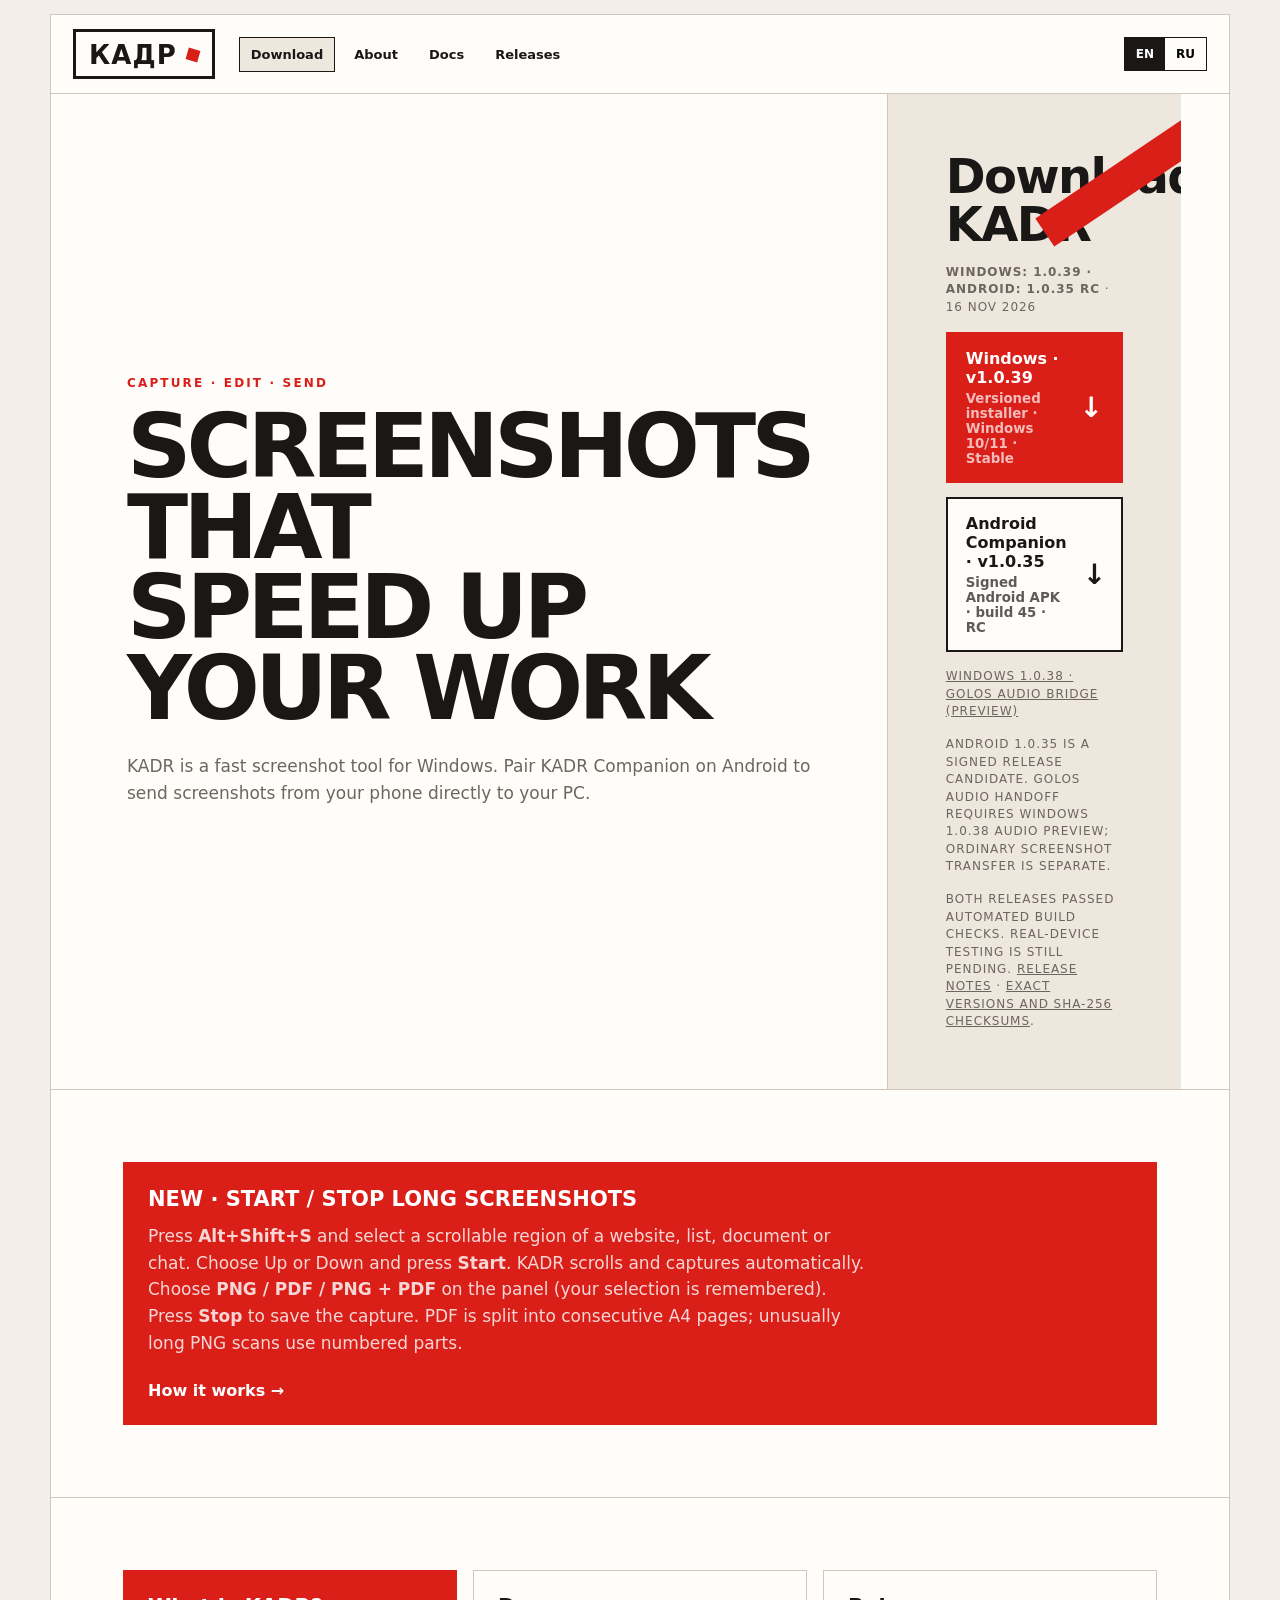
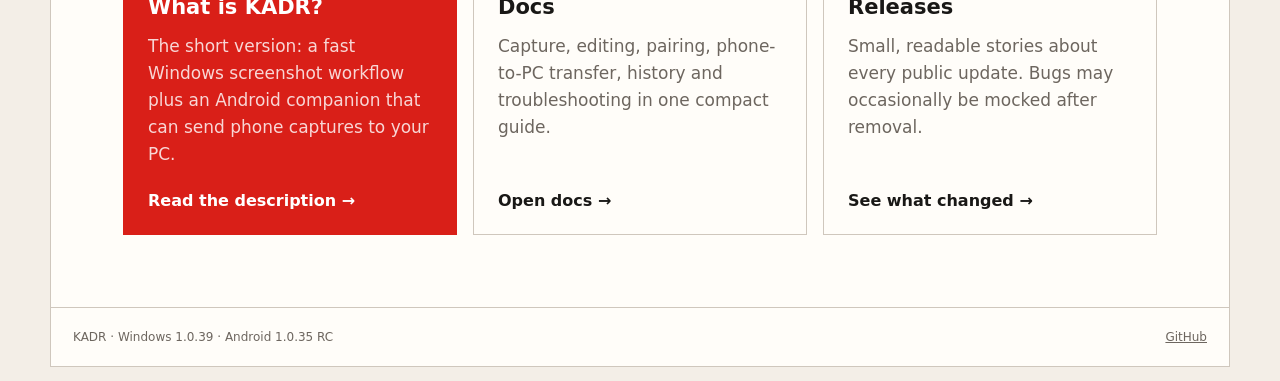
<file: index.html>
<!doctype html><html lang="en" data-ui-lang="en"><head><meta charset="utf-8"><meta name="viewport" content="width=device-width,initial-scale=1"><meta name="theme-color" content="#d91f18"><title>KADR / КАДР — Download</title><meta name="description" content="Download KADR for Windows and KADR Companion for Android. Read KADR docs and release notes."><link rel="stylesheet" href="assets/site.css"></head><body><div class="shell"><header class="topbar"><a class="brand" href="./">КАДР <i></i></a><nav class="nav"><a class="active" href="./" data-lang="en">Download</a><a class="active" href="./" data-lang="ru">Скачать</a><a href="about/" data-lang="en">About</a><a href="about/" data-lang="ru">О приложении</a><a href="docs/">Docs</a><a href="releases/" data-lang="en">Releases</a><a href="releases/" data-lang="ru">Обновления</a></nav><div class="lang"><button data-lang-button="en">EN</button><button data-lang-button="ru">RU</button></div></header><main class="hero"><section class="hero-copy"><div data-lang="en"><div class="eyebrow">Capture · Edit · Send</div><h1>SCREENSHOTS THAT<br>SPEED UP YOUR WORK</h1><p>KADR is a fast screenshot tool for Windows. Pair KADR Companion on Android to send screenshots from your phone directly to your PC.</p></div><div data-lang="ru"><div class="eyebrow">Снять · Редактировать · Отправить</div><h1>СКРИНШОТЫ, КОТОРЫЕ<br>УСКОРЯЮТ РАБОТУ</h1><p>КАДР — быстрый инструмент для скриншотов в Windows. Подключите KADR Companion на Android, чтобы отправлять скриншоты с телефона прямо на компьютер.</p></div></section><aside class="hero-side"><div data-lang="en"><h2>Download KADR</h2><p class="meta"><strong>Windows: 1.0.39 · Android: 1.0.35 RC</strong> · 16 Nov 2026</p></div><div data-lang="ru"><h2>Скачать КАДР</h2><p class="meta"><strong>Windows: 1.0.39 · Android: 1.0.35 RC</strong> · 16 ноября 2026</p></div><a class="button primary" href="https://github.com/nkuchenov-hash/kadr-public/releases/download/kadr-windows-1.0.39/KADR-Setup-1.0.39.exe"><span>Windows · v1.0.39<small data-lang="en">Versioned installer · Windows 10/11 · Stable</small><small data-lang="ru">Установщик с номером версии · Windows 10/11 · Стабильная версия</small></span><span class="arrow">↓</span></a><a class="button" href="https://github.com/nkuchenov-hash/kadr-public/releases/download/kadr-mobile-1.0.35-golos-bridge-rc/KADR-Mobile-1.0.35.apk"><span>Android Companion · v1.0.35<small data-lang="en">Signed Android APK · build 45 · RC</small><small data-lang="ru">Подписанный Android APK · сборка 45 · RC</small></span><span class="arrow">↓</span></a><p class="meta"><a href="https://github.com/nkuchenov-hash/kadr-public/releases/download/kadr-windows-1.0.38-golos-audio-rc/KADR-Setup-1.0.38-GOLOS-Audio-Preview.exe">Windows 1.0.38 · GOLOS Audio Bridge (preview)</a></p><p class="meta" data-lang="ru">Android 1.0.35 — тестовая подписанная версия. Для передачи аудио в GOLOS нужен Windows 1.0.38 GOLOS Audio Preview; передача обычных скриншотов не зависит от этой функции.</p><p class="meta" data-lang="en">Android 1.0.35 is a signed release candidate. GOLOS audio handoff requires Windows 1.0.38 Audio Preview; ordinary screenshot transfer is separate.</p><p class="meta" data-lang="en">Both releases passed automated build checks. Real-device testing is still pending. <a href="releases/">Release notes</a> · <a href="version.json">Exact versions and SHA-256 checksums</a>.</p><p class="meta" data-lang="ru">Обе сборки прошли автоматические проверки. Тесты на реальных устройствах ещё необходимы. <a href="releases/">История версий</a> · <a href="version.json">Номера версий и SHA-256</a>.</p></aside></main><section class="section" id="long-capture"><article class="card red"><div data-lang="en"><h3>NEW · START / STOP LONG SCREENSHOTS</h3><p>Press <strong>Alt+Shift+S</strong> and select a scrollable region of a website, list, document or chat. Choose Up or Down and press <strong>Start</strong>. KADR scrolls and captures automatically. Choose <strong>PNG / PDF / PNG + PDF</strong> on the panel (your selection is remembered). Press <strong>Stop</strong> to save the capture. PDF is split into consecutive A4 pages; unusually long PNG scans use numbered parts.</p><a href="docs/#long-capture">How it works →</a></div><div data-lang="ru"><h3>НОВОЕ · ДЛИННЫЙ СКРИНШОТ ПО КНОПКЕ «СТАРТ»</h3><p>Нажми <strong>Alt+Shift+S</strong>, выдели прокручиваемую область сайта, списка, документа или чата. Выбери направление и нажми <strong>«Старт»</strong> — КАДР сам прокрутит и снимет содержимое. На панели выбери <strong>PNG / PDF / PNG + PDF</strong> — формат запоминается. <strong>«Стоп»</strong> сохраняет результат: PDF на страницах A4 либо PNG (очень длинные снимки разбиваются на пронумерованные части).</p><a href="docs/#long-capture">Как пользоваться →</a></div></article></section><section class="section"><div class="grid"><article class="card red"><h3 data-lang="en">What is KADR?</h3><h3 data-lang="ru">Что такое КАДР?</h3><p data-lang="en">The short version: a fast Windows screenshot workflow plus an Android companion that can send phone captures to your PC.</p><p data-lang="ru">Коротко: быстрый скриншотер для Windows плюс Android Companion, который умеет отправлять снимки с телефона на ПК.</p><a href="about/" data-lang="en">Read the description →</a><a href="about/" data-lang="ru">О приложении →</a></article><article class="card"><h3>Docs</h3><p data-lang="en">Capture, editing, pairing, phone-to-PC transfer, history and troubleshooting in one compact guide.</p><p data-lang="ru">Захват, редактирование, подключение телефона, передача на ПК, история и решение проблем — всё в одной компактной документации.</p><a href="docs/" data-lang="en">Open docs →</a><a href="docs/" data-lang="ru">Открыть документацию →</a></article><article class="card"><h3 data-lang="en">Releases</h3><h3 data-lang="ru">Обновления</h3><p data-lang="en">Small, readable stories about every public update. Bugs may occasionally be mocked after removal.</p><p data-lang="ru">Короткие человеческие заметки о каждом публичном обновлении. После удаления баги иногда подвергаются заслуженным насмешкам.</p><a href="releases/" data-lang="en">See what changed →</a><a href="releases/" data-lang="ru">Что нового →</a></article></div></section><footer class="footer"><span data-lang="en">KADR · Windows 1.0.39 · Android 1.0.35 RC</span><span data-lang="ru">КАДР · Windows 1.0.39 · Android 1.0.35 RC</span><span><a href="https://github.com/nkuchenov-hash/kadr-public">GitHub</a></span></footer></div><script src="assets/site.js"></script></body></html>
</file>
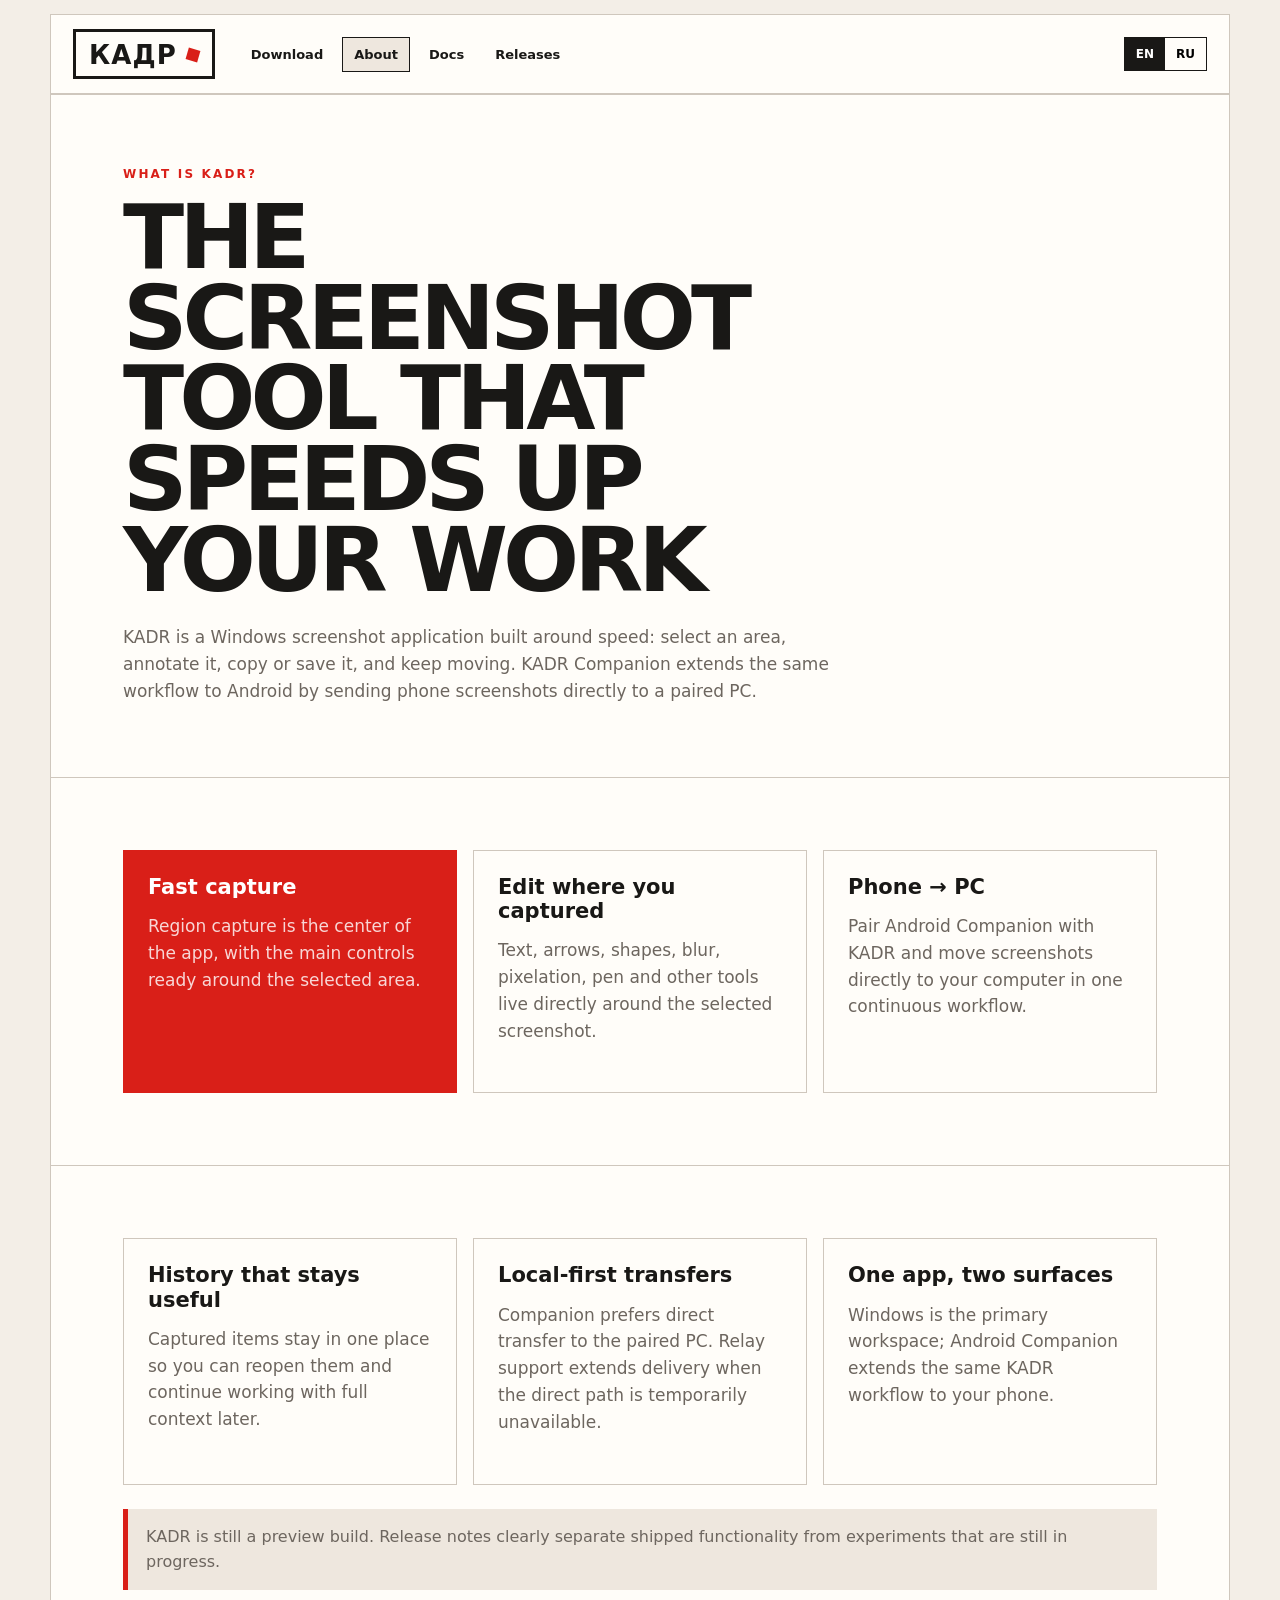
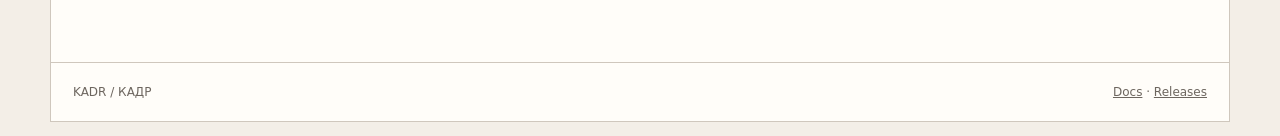
<file: about/index.html>
<!doctype html><html lang="en" data-ui-lang="en"><head><meta charset="utf-8"><meta name="viewport" content="width=device-width,initial-scale=1"><title>KADR / КАДР — About</title><meta name="description" content="What KADR is and how KADR Companion connects Android screenshots to your PC."><link rel="stylesheet" href="../assets/site.css"></head><body><div class="shell"><header class="topbar"><a class="brand" href="../">КАДР <i></i></a><nav class="nav"><a href="../" data-lang="en">Download</a><a href="../" data-lang="ru">Скачать</a><a class="active" href="./" data-lang="en">About</a><a class="active" href="./" data-lang="ru">О приложении</a><a href="../docs/">Docs</a><a href="../releases/" data-lang="en">Releases</a><a href="../releases/" data-lang="ru">Обновления</a></nav><div class="lang"><button data-lang-button="en">EN</button><button data-lang-button="ru">RU</button></div></header><section class="section"><div data-lang="en"><div class="eyebrow">What is KADR?</div><h1>THE SCREENSHOT TOOL THAT SPEEDS UP YOUR WORK</h1><p>KADR is a Windows screenshot application built around speed: select an area, annotate it, copy or save it, and keep moving. KADR Companion extends the same workflow to Android by sending phone screenshots directly to a paired PC.</p></div><div data-lang="ru"><div class="eyebrow">Что такое КАДР?</div><h1>СКРИНШОТЕР, КОТОРЫЙ УСКОРЯЕТ РАБОТУ</h1><p>КАДР — приложение для скриншотов в Windows, построенное вокруг скорости: выделили область, при необходимости подписали или отметили, скопировали или сохранили — и продолжили работу. KADR Companion переносит тот же быстрый сценарий на Android: скриншоты с телефона отправляются прямо на подключённый ПК.</p></div></section><section class="section"><div class="grid"><article class="card red"><h3 data-lang="en">Fast capture</h3><h3 data-lang="ru">Быстрый захват</h3><p data-lang="en">Region capture is the center of the app, with the main controls ready around the selected area.</p><p data-lang="ru">Захват области — основа приложения, а основные инструменты сразу находятся вокруг выбранного фрагмента.</p></article><article class="card"><h3 data-lang="en">Edit where you captured</h3><h3 data-lang="ru">Редактирование на месте</h3><p data-lang="en">Text, arrows, shapes, blur, pixelation, pen and other tools live directly around the selected screenshot.</p><p data-lang="ru">Текст, стрелки, фигуры, размытие, пикселизация, перо и другие инструменты работают прямо вокруг выбранного фрагмента.</p></article><article class="card"><h3 data-lang="en">Phone → PC</h3><h3 data-lang="ru">Телефон → ПК</h3><p data-lang="en">Pair Android Companion with KADR and move screenshots directly to your computer in one continuous workflow.</p><p data-lang="ru">Подключите Android Companion к КАДР и переносите скриншоты прямо на компьютер в одном непрерывном рабочем процессе.</p></article></div></section><section class="section"><div class="grid"><article class="card"><h3 data-lang="en">History that stays useful</h3><h3 data-lang="ru">Полезная история</h3><p data-lang="en">Captured items stay in one place so you can reopen them and continue working with full context later.</p><p data-lang="ru">Снимки остаются в одном месте, чтобы их можно было снова открыть и продолжить работу с сохранённым контекстом.</p></article><article class="card"><h3 data-lang="en">Local-first transfers</h3><h3 data-lang="ru">Передача прежде всего локально</h3><p data-lang="en">Companion prefers direct transfer to the paired PC. Relay support extends delivery when the direct path is temporarily unavailable.</p><p data-lang="ru">Companion в первую очередь передаёт файлы напрямую на подключённый ПК. Relay расширяет возможности доставки, когда прямой путь временно недоступен.</p></article><article class="card"><h3 data-lang="en">One app, two surfaces</h3><h3 data-lang="ru">Одно приложение, два устройства</h3><p data-lang="en">Windows is the primary workspace; Android Companion extends the same KADR workflow to your phone.</p><p data-lang="ru">Windows остаётся главным рабочим пространством, а Android Companion продолжает тот же сценарий КАДР на телефоне.</p></article></div><div class="note" data-lang="en">KADR is still a preview build. Release notes clearly separate shipped functionality from experiments that are still in progress.</div><div class="note" data-lang="ru">КАДР пока находится в стадии preview. В обновлениях чётко разделяются уже выпущенные функции и эксперименты, которые ещё находятся в работе.</div></section><footer class="footer"><span>KADR / КАДР</span><span><a href="../docs/">Docs</a> · <a href="../releases/">Releases</a></span></footer></div><script src="../assets/site.js"></script></body></html>
</file>
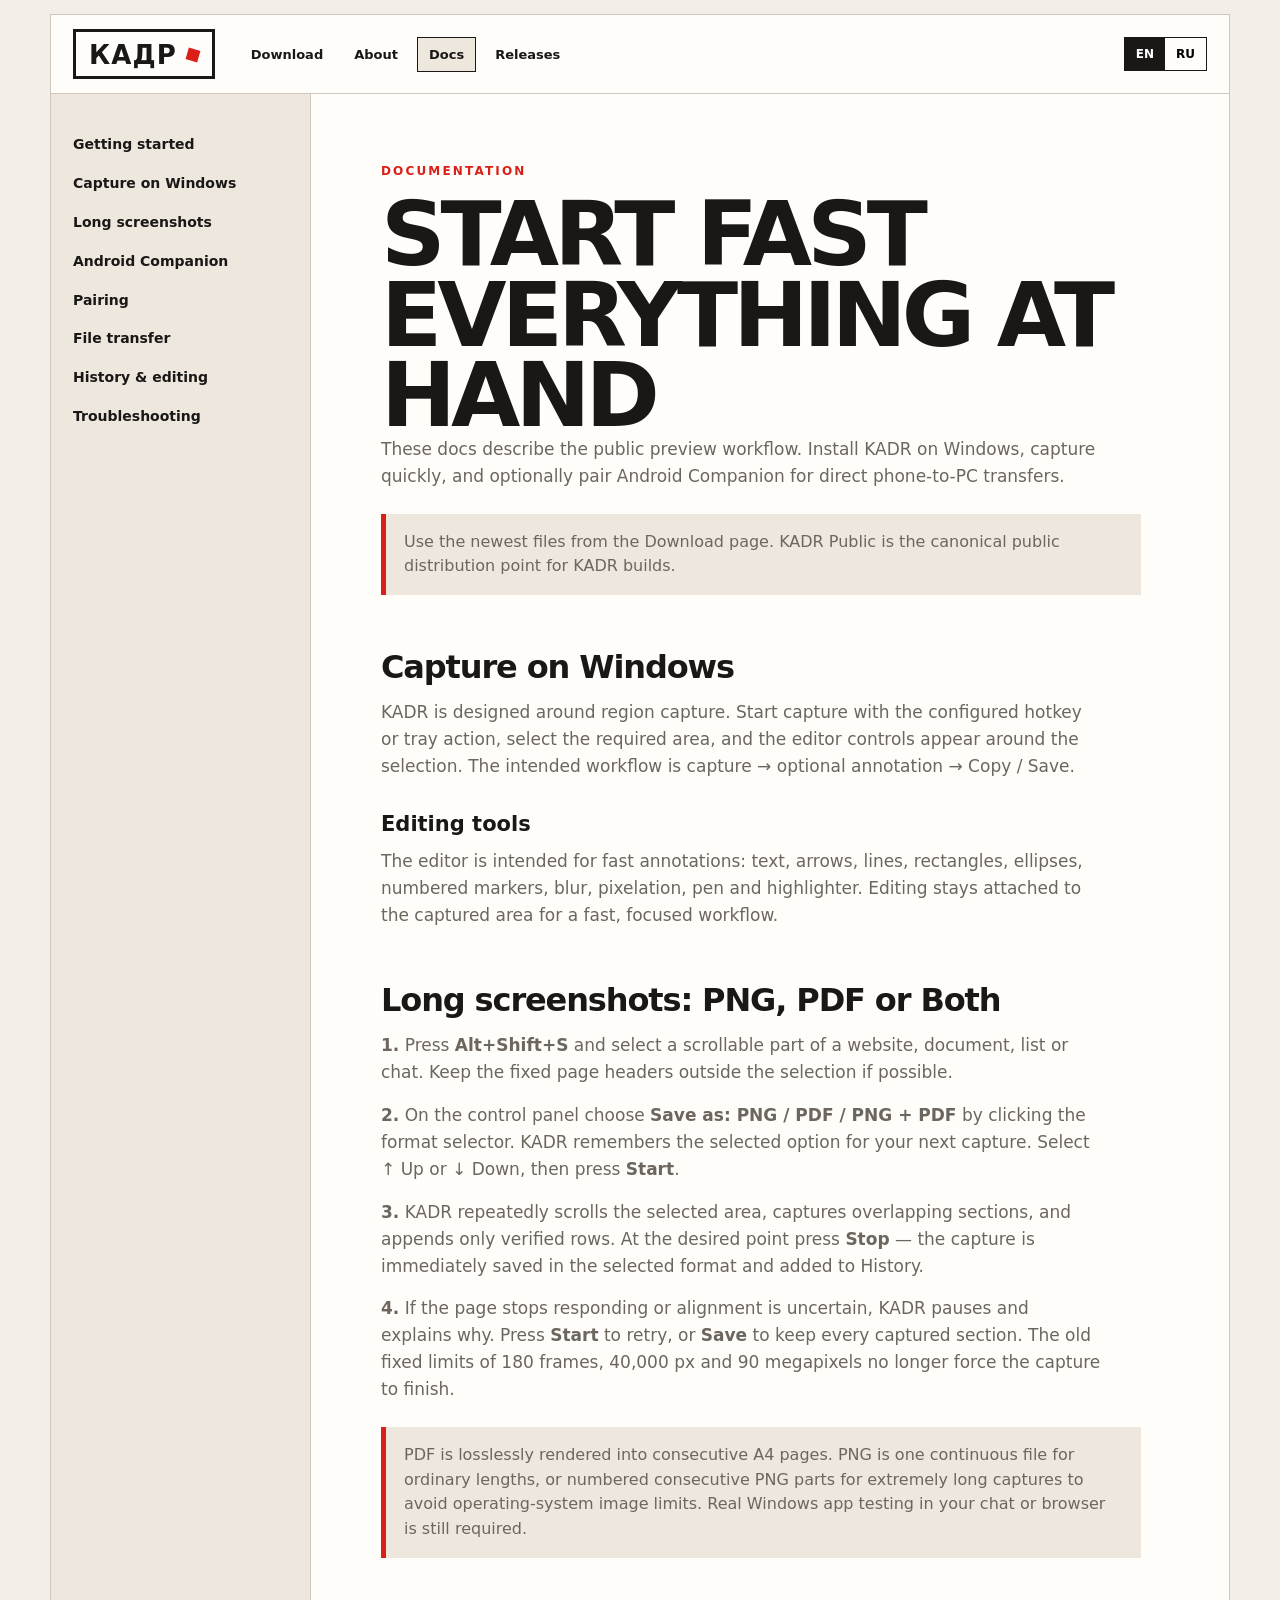
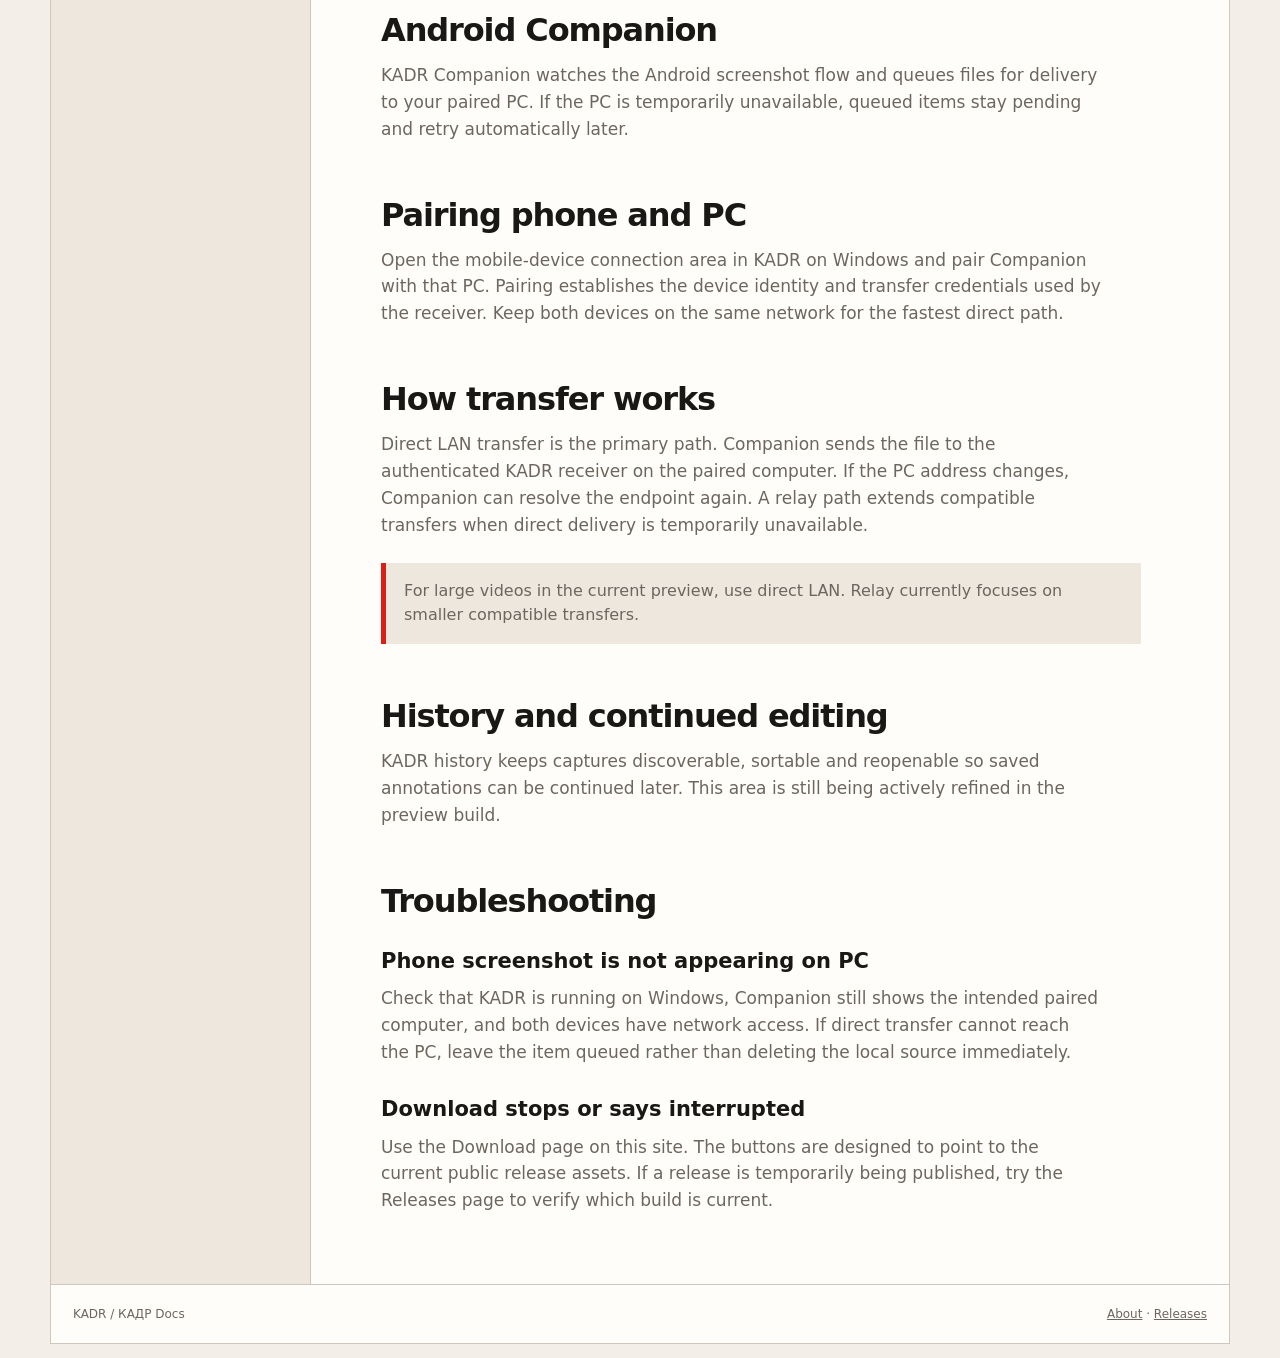
<file: docs/index.html>
<!doctype html><html lang="en" data-ui-lang="en"><head><meta charset="utf-8"><meta name="viewport" content="width=device-width,initial-scale=1"><title>KADR / КАДР — Docs</title><meta name="description" content="KADR documentation: capture, Android Companion, pairing, transfers and troubleshooting."><link rel="stylesheet" href="../assets/site.css"></head><body><div class="shell"><header class="topbar"><a class="brand" href="../">КАДР <i></i></a><nav class="nav"><a href="../" data-lang="en">Download</a><a href="../" data-lang="ru">Скачать</a><a href="../about/" data-lang="en">About</a><a href="../about/" data-lang="ru">О приложении</a><a class="active" href="./">Docs</a><a href="../releases/" data-lang="en">Releases</a><a href="../releases/" data-lang="ru">Обновления</a></nav><div class="lang"><button data-lang-button="en">EN</button><button data-lang-button="ru">RU</button></div></header><div class="doc-layout"><aside class="sidebar"><a href="#start" data-lang="en">Getting started</a><a href="#start" data-lang="ru">Начало работы</a><a href="#capture" data-lang="en">Capture on Windows</a><a href="#capture" data-lang="ru">Скриншоты в Windows</a><a href="#long-capture" data-lang="en">Long screenshots</a><a href="#long-capture" data-lang="ru">Длинные скриншоты</a><a href="#companion">Android Companion</a><a href="#pairing" data-lang="en">Pairing</a><a href="#pairing" data-lang="ru">Подключение</a><a href="#transfer" data-lang="en">File transfer</a><a href="#transfer" data-lang="ru">Передача файлов</a><a href="#history" data-lang="en">History & editing</a><a href="#history" data-lang="ru">История и редактирование</a><a href="#troubleshooting" data-lang="en">Troubleshooting</a><a href="#troubleshooting" data-lang="ru">Решение проблем</a></aside><main class="content"><section id="start"><div data-lang="en"><div class="eyebrow">Documentation</div><h1>START FAST<br>EVERYTHING AT HAND</h1><p>These docs describe the public preview workflow. Install KADR on Windows, capture quickly, and optionally pair Android Companion for direct phone-to-PC transfers.</p></div><div data-lang="ru"><div class="eyebrow">Документация</div><h1>БЫСТРЫЙ СТАРТ<br>ВСЁ ПОД РУКОЙ</h1><p>Эта документация описывает текущую preview-версию. Установите КАДР в Windows, быстро делайте снимки и при желании подключите Android Companion для прямой передачи с телефона на ПК.</p></div><div class="note" data-lang="en">Use the newest files from the Download page. KADR Public is the canonical public distribution point for KADR builds.</div><div class="note" data-lang="ru">Используйте самые свежие файлы со страницы Download. KADR Public — каноническая публичная точка распространения сборок КАДР.</div></section><section id="capture"><h2 data-lang="en">Capture on Windows</h2><h2 data-lang="ru">Скриншоты в Windows</h2><p data-lang="en">KADR is designed around region capture. Start capture with the configured hotkey or tray action, select the required area, and the editor controls appear around the selection. The intended workflow is capture → optional annotation → Copy / Save.</p><p data-lang="ru">КАДР построен вокруг захвата области. Запустите скриншот назначенной горячей клавишей или через трей, выделите нужную область, после чего вокруг выделения появляются инструменты. Основной сценарий: захват → при необходимости разметка → Copy / Save.</p><h3 data-lang="en">Editing tools</h3><h3 data-lang="ru">Инструменты редактирования</h3><p data-lang="en">The editor is intended for fast annotations: text, arrows, lines, rectangles, ellipses, numbered markers, blur, pixelation, pen and highlighter. Editing stays attached to the captured area for a fast, focused workflow.</p><p data-lang="ru">Редактор предназначен для быстрых пометок: текст, стрелки, линии, прямоугольники, эллипсы, нумерованные маркеры, размытие, пикселизация, перо и маркер. Редактирование остаётся привязанным к самому снимку и сохраняет быстрый сфокусированный рабочий процесс.</p></section><section id="long-capture"><h2 data-lang="en">Long screenshots: PNG, PDF or Both</h2><h2 data-lang="ru">Длинные скриншоты: PNG, PDF или оба формата</h2><p data-lang="en"><strong>1.</strong> Press <strong>Alt+Shift+S</strong> and select a scrollable part of a website, document, list or chat. Keep the fixed page headers outside the selection if possible.</p><p data-lang="ru"><strong>1.</strong> Нажмите <strong>Alt+Shift+S</strong> и выделите прокручиваемую область сайта, документа, списка или чата. По возможности исключите неподвижные шапки.</p><p data-lang="en"><strong>2.</strong> On the control panel choose <strong>Save as: PNG / PDF / PNG + PDF</strong> by clicking the format selector. KADR remembers the selected option for your next capture. Select ↑ Up or ↓ Down, then press <strong>Start</strong>.</p><p data-lang="ru"><strong>2.</strong> На панели скриншота нажмите <strong>«Формат: PNG / PDF / PNG + PDF»</strong> и выберите нужный вариант. Настройка сохранится для следующих снимков. Выберите ↑ Вверх или ↓ Вниз и нажмите <strong>«Старт»</strong>.</p><p data-lang="en"><strong>3.</strong> KADR repeatedly scrolls the selected area, captures overlapping sections, and appends only verified rows. At the desired point press <strong>Stop</strong> — the capture is immediately saved in the selected format and added to History.</p><p data-lang="ru"><strong>3.</strong> КАДР самостоятельно прокручивает область, снимает участки с перекрытием и соединяет совпадающие строки. В нужном месте нажмите <strong>«Стоп»</strong> — снимок сохранится в выбранном формате и появится в истории.</p><p data-lang="en"><strong>4.</strong> If the page stops responding or alignment is uncertain, KADR pauses and explains why. Press <strong>Start</strong> to retry, or <strong>Save</strong> to keep every captured section. The old fixed limits of 180 frames, 40,000 px and 90 megapixels no longer force the capture to finish.</p><p data-lang="ru"><strong>4.</strong> Если прокрутка не идёт или кадры не совпадают, КАДР ставит захват на паузу с объяснением. Нажмите <strong>«Старт»</strong>, чтобы повторить, или <strong>«Сохранить»</strong>, чтобы оставить всё уже снятое. Прежние лимиты 180 кадров, 40 000 пикселей и 90 млн пикселей больше не обрывают запись.</p><div class="note" data-lang="en">PDF is losslessly rendered into consecutive A4 pages. PNG is one continuous file for ordinary lengths, or numbered consecutive PNG parts for extremely long captures to avoid operating-system image limits. Real Windows app testing in your chat or browser is still required.</div><div class="note" data-lang="ru">PDF сохраняет изображение последовательно на страницах A4 без потерь. Обычный длинный PNG сохраняется одним файлом, очень длинный — несколькими пронумерованными частями, чтобы избежать ограничений графических форматов. Реальную работу на вашем ПК и в конкретном чате ещё нужно проверить.</div></section><section id="companion"><h2>Android Companion</h2><p data-lang="en">KADR Companion watches the Android screenshot flow and queues files for delivery to your paired PC. If the PC is temporarily unavailable, queued items stay pending and retry automatically later.</p><p data-lang="ru">KADR Companion отслеживает поток скриншотов Android и ставит файлы в очередь на отправку подключённому ПК. Если компьютер временно недоступен, элементы остаются в очереди и автоматически повторяют отправку позже.</p></section><section id="pairing"><h2 data-lang="en">Pairing phone and PC</h2><h2 data-lang="ru">Подключение телефона к ПК</h2><p data-lang="en">Open the mobile-device connection area in KADR on Windows and pair Companion with that PC. Pairing establishes the device identity and transfer credentials used by the receiver. Keep both devices on the same network for the fastest direct path.</p><p data-lang="ru">Откройте раздел подключения мобильного устройства в КАДР на Windows и привяжите Companion к этому ПК. Подключение создаёт идентификатор устройства и данные авторизации для передачи. Для самого быстрого прямого пути лучше держать оба устройства в одной сети.</p></section><section id="transfer"><h2 data-lang="en">How transfer works</h2><h2 data-lang="ru">Как работает передача</h2><p data-lang="en">Direct LAN transfer is the primary path. Companion sends the file to the authenticated KADR receiver on the paired computer. If the PC address changes, Companion can resolve the endpoint again. A relay path extends compatible transfers when direct delivery is temporarily unavailable.</p><p data-lang="ru">Основной путь — прямая передача по локальной сети. Companion отправляет файл в авторизованный приёмник КАДР на подключённом компьютере. Если адрес ПК изменился, Companion может заново определить endpoint. Relay расширяет возможности совместимой передачи, когда прямой путь временно недоступен.</p><div class="note" data-lang="en">For large videos in the current preview, use direct LAN. Relay currently focuses on smaller compatible transfers.</div><div class="note" data-lang="ru">Для больших видео в текущей preview-версии используйте прямую передачу по LAN. Relay сейчас ориентирован на более компактные совместимые передачи.</div></section><section id="history"><h2 data-lang="en">History and continued editing</h2><h2 data-lang="ru">История и продолжение редактирования</h2><p data-lang="en">KADR history keeps captures discoverable, sortable and reopenable so saved annotations can be continued later. This area is still being actively refined in the preview build.</p><p data-lang="ru">История КАДР сохраняет снимки доступными, сортируемыми и повторно открываемыми, чтобы работу с разметкой можно было продолжить позже. В preview-версии этот раздел ещё активно дорабатывается.</p></section><section id="troubleshooting"><h2 data-lang="en">Troubleshooting</h2><h2 data-lang="ru">Решение проблем</h2><h3 data-lang="en">Phone screenshot is not appearing on PC</h3><h3 data-lang="ru">Скриншот с телефона не появляется на ПК</h3><p data-lang="en">Check that KADR is running on Windows, Companion still shows the intended paired computer, and both devices have network access. If direct transfer cannot reach the PC, leave the item queued rather than deleting the local source immediately.</p><p data-lang="ru">Проверьте, что КАДР запущен в Windows, Companion всё ещё показывает нужный подключённый компьютер и оба устройства имеют доступ к сети. Если прямая передача не может достучаться до ПК, лучше оставить элемент в очереди, а не удалять исходный файл сразу.</p><h3 data-lang="en">Download stops or says interrupted</h3><h3 data-lang="ru">Загрузка прерывается</h3><p data-lang="en">Use the Download page on this site. The buttons are designed to point to the current public release assets. If a release is temporarily being published, try the Releases page to verify which build is current.</p><p data-lang="ru">Используйте страницу Download на этом сайте. Кнопки должны вести на файлы текущего публичного релиза. Если релиз прямо сейчас публикуется, откройте раздел Обновления и проверьте, какая сборка является актуальной.</p></section></main></div><footer class="footer"><span>KADR / КАДР Docs</span><span><a href="../about/">About</a> · <a href="../releases/">Releases</a></span></footer></div><script src="../assets/site.js"></script></body></html>
</file>
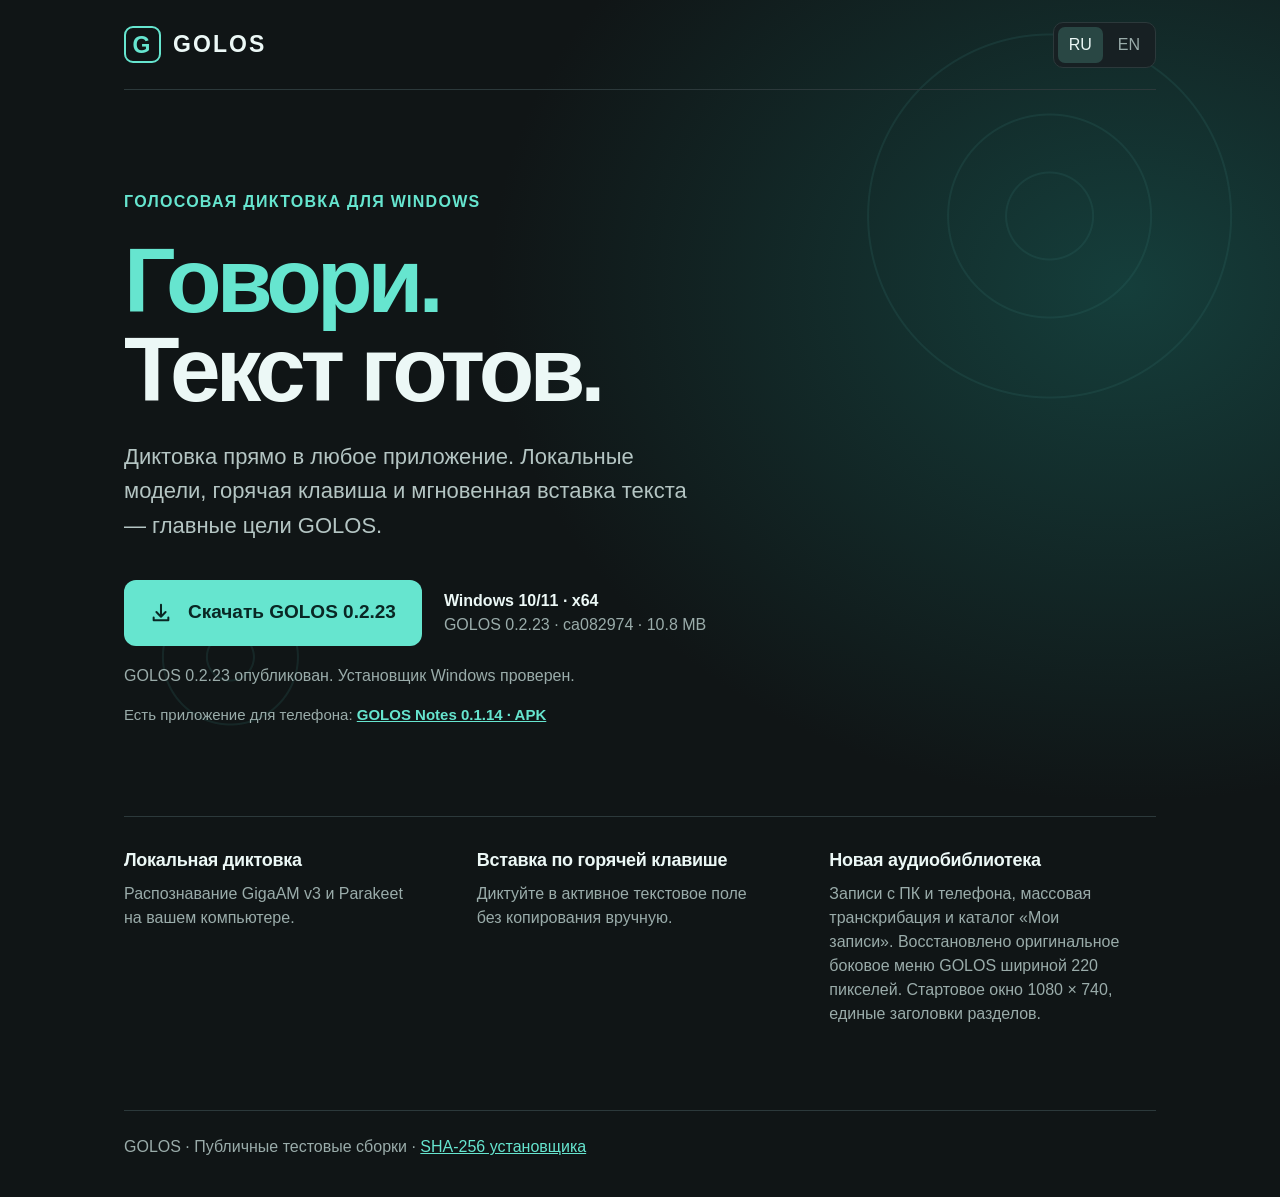
<file: golos/index.html>
<!doctype html>
<html lang="ru">
<head>
<meta charset="utf-8">
<meta name="viewport" content="width=device-width, initial-scale=1">
<meta name="theme-color" content="#101516">
<meta name="description" content="GOLOS для Windows — быстрая голосовая диктовка, аудиозаписи, транскрипция и саммари.">
<title>GOLOS — Скачать для Windows</title>
<style>
:root { color-scheme: dark; --bg:#101516; --panel:#172023; --line:#2c393b; --fg:#ecf8f6; --muted:#9aacaa; --accent:#66e5cf; --accent2:#0ea99e; font: 16px/1.5 -apple-system, BlinkMacSystemFont, "Segoe UI", Arial, sans-serif; }
*{box-sizing:border-box}
body{margin:0;background:radial-gradient(ellipse at 88% 24%,#153e3b 0%,transparent 40%),var(--bg);color:var(--fg);min-height:100dvh}
body::before{content:"";position:fixed;inset:0;pointer-events:none;opacity:.2;background:radial-gradient(circle at 82% 24%,transparent 0 42px,#35756f 43px 44px,transparent 45px 100px,#35756f 101px 102px,transparent 103px 180px,#35756f 181px 182px,transparent 183px),radial-gradient(circle at 18% 73%,transparent 0 22px,#35756f 23px 24px,transparent 25px 66px,#35756f 67px 68px,transparent 69px)}
.wrap{max-width:1100px;margin:auto;padding:0 34px;position:relative}
header{height:90px;display:flex;align-items:center;justify-content:space-between;border-bottom:1px solid var(--line)}
.brand{display:flex;align-items:center;gap:12px;font-size:23px;font-weight:800;letter-spacing:.09em;color:var(--fg);text-decoration:none}
.mark{height:37px;width:37px;border:2px solid var(--accent);border-radius:9px;display:grid;place-items:center;color:var(--accent);font-size:23px;font-weight:900}
.switch{display:flex;gap:4px;padding:4px;background:var(--panel);border:1px solid var(--line);border-radius:10px}
.switch button{font:inherit;color:var(--muted);border:0;padding:6px 11px;cursor:pointer;background:none;border-radius:7px}
.switch button.active{background:#294744;color:var(--fg)}
main{padding:100px 0 84px}
.eyebrow{color:var(--accent);font-size:16px;font-weight:700;letter-spacing:.08em;text-transform:uppercase}
h1{font-size:clamp(48px,8vw,91px);line-height:.98;letter-spacing:-.055em;margin:22px 0 26px;max-width:780px}
h1 span{color:var(--accent)}
.desc{font-size:clamp(18px,2.2vw,22px);max-width:590px;color:#b4c5c3;line-height:1.55;margin:0 0 37px}
.actions{display:flex;align-items:center;gap:22px;flex-wrap:wrap}
.download{display:inline-flex;align-items:center;justify-content:center;gap:16px;min-height:66px;padding:15px 26px;background:var(--accent);color:#092724;font-weight:800;border-radius:12px;text-decoration:none;transition:background .15s,transform .15s;font-size:19px}
.download:hover{background:#a1ffed;transform:translateY(-2px)}
.download:focus-visible{outline:3px solid white;outline-offset:4px}
.download.disabled{opacity:.65;pointer-events:none}
.download svg{width:22px;height:22px}
.meta{color:var(--muted);font-size:16px}
.meta strong{display:block;color:var(--fg);font-size:16px;font-weight:600}
.status{margin-top:18px;font-size:16px;color:var(--muted);min-height:24px}
.details{margin-top:90px;border-top:1px solid var(--line);display:grid;grid-template-columns:repeat(3,minmax(0,1fr));gap:26px;padding-top:30px}
.details article{max-width:295px}
.details h2{font-size:18px;margin:0 0 8px;letter-spacing:-.015em}
.details p{margin:0;color:var(--muted);line-height:1.5}
footer{color:var(--muted);border-top:1px solid var(--line);padding:24px 0 38px;font-size:16px}
footer a{color:var(--accent)}
[hidden]{display:none!important}
@media(max-width:650px){.wrap{padding:0 22px}header{height:72px}main{padding:70px 0}.details{margin-top:65px;grid-template-columns:1fr;gap:26px}.download{width:100%}.actions{gap:17px}}
</style>
</head>
<body>
<div class="wrap">
<header><a class="brand" href="./" aria-label="GOLOS"><span class="mark" aria-hidden="true">G</span> GOLOS</a>
<div class="switch" role="group" aria-label="Language"><button id="ru" class="active" type="button">RU</button><button id="en" type="button">EN</button></div></header>
<main>
<div class="eyebrow" data-ru="Голосовая диктовка для Windows" data-en="Voice typing for Windows">Голосовая диктовка для Windows</div>
<h1><span data-ru="Говори." data-en="Speak.">Говори.</span><br><span style="color:var(--fg)" data-ru="Текст готов." data-en="Text appears.">Текст готов.</span></h1>
<p class="desc" data-ru="Диктовка прямо в любое приложение. Локальные модели, горячая клавиша и мгновенная вставка текста — главные цели GOLOS." data-en="Voice typing straight into your apps. Local speech models, a keyboard shortcut, and fast text insertion — the core goals of GOLOS.">Диктовка прямо в любое приложение. Локальные модели, горячая клавиша и мгновенная вставка текста — главные цели GOLOS.</p>
<div class="actions">
<a class="download disabled" id="download" href="#" aria-disabled="true" tabindex="-1"><svg viewBox="0 0 24 24" aria-hidden="true" fill="none" stroke="currentColor" stroke-width="2.2" stroke-linecap="round" stroke-linejoin="round"><path d="M12 3v13m-5-5 5 5 5-5M4 17v3h16v-3"/></svg><span data-ru="Проверка нового выпуска" data-en="Validating new release">Проверка нового выпуска</span></a>
<div class="meta"><strong>Windows 10/11 · x64</strong><span id="version">GOLOS · Preview</span></div>
</div>
<p class="status" id="status" role="status" aria-live="polite" data-ru="" data-en=""></p>
<p class="companion" style="margin-top:10px;color:var(--muted);font-size:15px;">
  <span data-ru="Есть приложение для телефона:" data-en="Android companion available:">Есть приложение для телефона:</span>
  <a style="color:var(--accent);font-weight:700;" href="https://github.com/nkuchenov-hash/kadr-public/releases/download/golos-notes-android-v0.1.14/GOLOS-Notes-Android-0.1.14.apk" data-ru="GOLOS Notes 0.1.14 · APK" data-en="GOLOS Notes 0.1.14 · APK">GOLOS Notes 0.1.14 · APK</a>
</p>
<section class="details">
<article><h2 data-ru="Локальная диктовка" data-en="Local dictation">Локальная диктовка</h2><p data-ru="Распознавание GigaAM v3 и Parakeet на вашем компьютере." data-en="GigaAM v3 and Parakeet recognition on your computer.">Распознавание GigaAM v3 и Parakeet на вашем компьютере.</p></article>
<article><h2 data-ru="Вставка по горячей клавише" data-en="Hotkey-to-paste">Вставка по горячей клавише</h2><p data-ru="Диктуйте в активное текстовое поле без копирования вручную." data-en="Dictate into the active text field without copying manually.">Диктуйте в активное текстовое поле без копирования вручную.</p></article>
<article><h2 data-ru="Новая аудиобиблиотека" data-en="New audio library">Новая аудиобиблиотека</h2><p data-ru="Записи с ПК и телефона, массовая транскрибация и каталог «Мои записи». Восстановлено оригинальное боковое меню GOLOS шириной 220 пикселей. Стартовое окно 1080 × 740, единые заголовки разделов." data-en="PC and phone recordings, batch transcription, and a readable recording library. Original 220-pixel GOLOS navigation restored. Initial 1080 × 740 window and consistent page headings.">Записи с ПК и телефона, массовая транскрибация и каталог «Мои записи». Восстановлено оригинальное боковое меню GOLOS шириной 220 пикселей. Стартовое окно 1080 × 740, единые заголовки разделов.</p></article>
</section>
</main>
<footer><span data-ru="GOLOS · Публичные тестовые сборки" data-en="GOLOS · Public preview builds">GOLOS · Публичные тестовые сборки</span> · <a href="../downloads/GOLOS-Setup.sha256" data-ru="SHA-256 установщика" data-en="Installer SHA-256">SHA-256 установщика</a></footer>
</div>
<script>
(()=>{'use strict';
const texts=[...document.querySelectorAll('[data-ru][data-en]')];
let lang='ru';
function updateLanguage(l){lang=l;document.documentElement.lang=l;texts.forEach(el=>el.textContent=el.dataset[l]);document.querySelector('#ru').classList.toggle('active',l==='ru');document.querySelector('#en').classList.toggle('active',l==='en');document.title=l==='ru'?'GOLOS — Скачать для Windows':'GOLOS — Download for Windows';}
document.querySelector('#ru').addEventListener('click',()=>updateLanguage('ru'));
document.querySelector('#en').addEventListener('click',()=>updateLanguage('en'));
const status=document.querySelector('#status'),version=document.querySelector('#version');
const download=document.querySelector('#download'),downloadLabel=download.querySelector('span');
const manifestUrl='./release.json';
fetch(manifestUrl,{cache:'no-cache'}).then(r=>{if(!r.ok)throw new Error('release metadata HTTP '+r.status);return r.json()}).then(release=>{
 const revision=typeof release.revision==='string'&&/^[a-f0-9]{8}$/i.test(release.revision)?release.revision:'preview';
 const size=Number(release.sizeBytes);
 const semanticVersion=typeof release.version==='string'?release.version:(revision==='607aaaec'?'0.1.1':null);
 version.textContent=(semanticVersion?'GOLOS '+semanticVersion+' · ':'Preview · ')+revision+(Number.isFinite(size)&&size>0?' · '+(size/1e6).toFixed(1)+' MB':'');
 const parts=String(semanticVersion||'').split('.').map(Number);
 const isNew=parts.length===3 && parts.every(Number.isFinite) && (parts[0]>0 || parts[1]>2 || (parts[1]===2 && parts[2]>=11));
 const verified=typeof release.sha256==='string'&&/^[a-f0-9]{64}$/i.test(release.sha256)&&Number.isFinite(size)&&size>5000000;
 if(isNew && verified){
   download.classList.remove('disabled');
   download.href='../downloads/GOLOS-Setup.exe';
   download.setAttribute('download','GOLOS-Setup.exe');
   download.setAttribute('aria-disabled','false');
   download.removeAttribute('tabindex');
   downloadLabel.dataset.ru='Скачать GOLOS '+semanticVersion;
   downloadLabel.dataset.en='Download GOLOS '+semanticVersion;
   downloadLabel.textContent=downloadLabel.dataset[lang];
   status.dataset.ru='GOLOS '+semanticVersion+' опубликован. Установщик Windows проверен.';
   status.dataset.en='GOLOS '+semanticVersion+' is published. The Windows installer has passed validation.';
   status.textContent=status.dataset[lang];
   return;
 }
 downloadLabel.dataset.ru='Новый установщик готовится';
 downloadLabel.dataset.en='New installer is being prepared';
 downloadLabel.textContent=downloadLabel.dataset[lang];
 status.dataset.ru='Проверка нового выпуска ещё не завершена. Старые версии временно не предлагаются как новые.';
 status.dataset.en='The latest release is still being verified. Older versions are not being presented as new.';
 status.textContent=status.dataset[lang];
 return;
}).catch(()=>{
 status.dataset.ru='Не удалось проверить публикацию новой версии. Скачивание пока недоступно.';
 status.dataset.en='Could not verify the new release. Download is temporarily unavailable.';
 status.textContent=status.dataset[lang];
});
})();
</script>
</body>
</html>
</file>
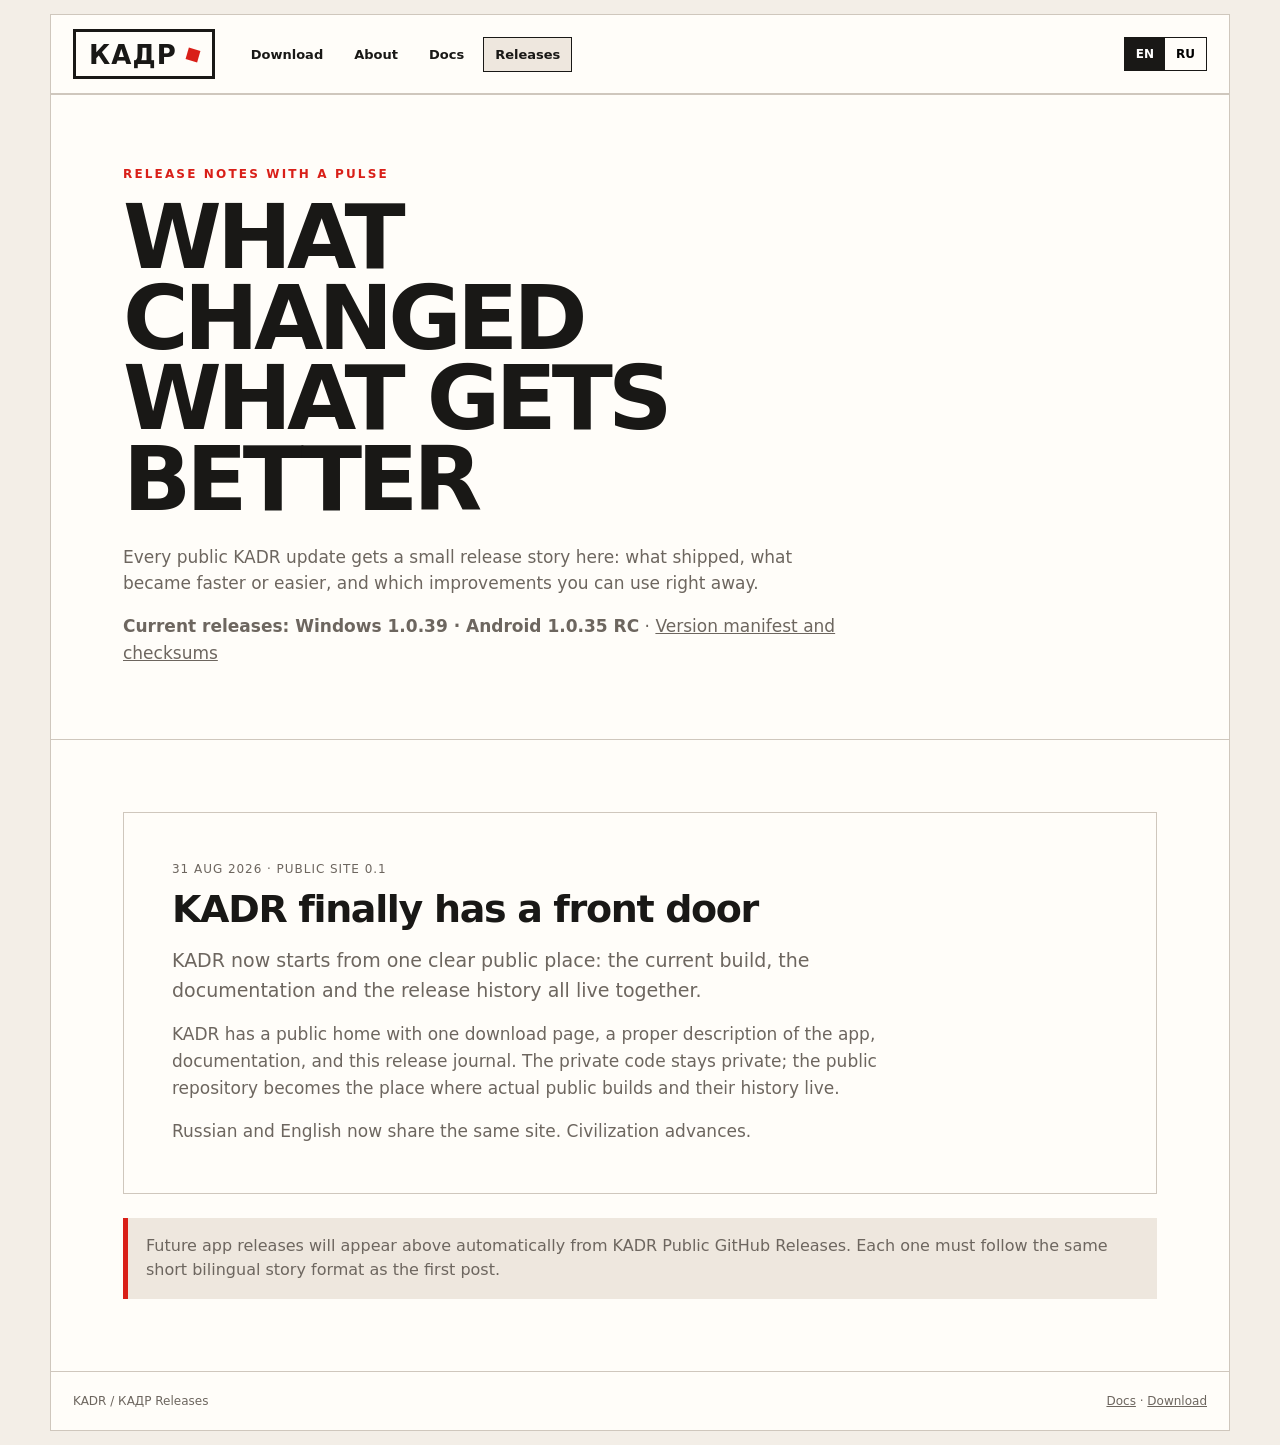
<file: releases/index.html>
<!doctype html>
<html lang="en" data-ui-lang="en">
<head>
  <meta charset="utf-8">
  <meta name="viewport" content="width=device-width,initial-scale=1">
  <title>KADR / КАДР — Releases</title>
  <meta name="description" content="KADR release notes: what changed, why it matters, and the occasional small joke.">
  <link rel="stylesheet" href="../assets/site.css">
  <style>
    .story{border:1px solid var(--line);padding:clamp(30px,5vw,48px);background:var(--white);margin-top:20px}
    .story:first-child{margin-top:0}
    .story h2{font-size:38px;margin:12px 0 18px}
    .story p{margin-top:16px}
    .story .lede{font-size:19px;line-height:1.55}
  </style>
</head>
<body>
<div class="shell">
  <header class="topbar">
    <a class="brand" href="../">КАДР <i></i></a>
    <nav class="nav">
      <a href="../" data-lang="en">Download</a>
      <a href="../" data-lang="ru">Скачать</a>
      <a href="../about/" data-lang="en">About</a>
      <a href="../about/" data-lang="ru">О приложении</a>
      <a href="../docs/">Docs</a>
      <a class="active" href="./" data-lang="en">Releases</a>
      <a class="active" href="./" data-lang="ru">Обновления</a>
    </nav>
    <div class="lang"><button data-lang-button="en">EN</button><button data-lang-button="ru">RU</button></div>
  </header>

  <section class="section">
    <div data-lang="en">
      <div class="eyebrow">Release notes with a pulse</div>
      <h1>WHAT CHANGED<br>WHAT GETS BETTER</h1>
      <p>Every public KADR update gets a small release story here: what shipped, what became faster or easier, and which improvements you can use right away.</p>
      <p><strong>Current releases: Windows 1.0.39 · Android 1.0.35 RC</strong> · <a href="../version.json">Version manifest and checksums</a></p>
    </div>
    <div data-lang="ru">
      <div class="eyebrow">Обновления живым языком</div>
      <h1>ЧТО ИЗМЕНИЛОСЬ<br>ЧТО СТАЛО ЛУЧШЕ</h1>
      <p>Каждое публичное обновление КАДР получает здесь короткую заметку: что вышло, что стало быстрее или удобнее и какими улучшениями уже можно пользоваться.</p>
      <p><strong>Актуальные версии: Windows 1.0.39 · Android 1.0.35 RC</strong> · <a href="../version.json">Версии и контрольные суммы</a></p>
    </div>
  </section>

  <section class="section">
    <div id="releaseFeed">
      <article class="story">
        <div class="meta">31 AUG 2026 · PUBLIC SITE 0.1</div>
        <div data-lang="en">
          <h2>KADR finally has a front door</h2>
          <p class="lede">KADR now starts from one clear public place: the current build, the documentation and the release history all live together.</p>
          <p>KADR has a public home with one download page, a proper description of the app, documentation, and this release journal. The private code stays private; the public repository becomes the place where actual public builds and their history live.</p>
          <p>Russian and English now share the same site. Civilization advances.</p>
        </div>
        <div data-lang="ru">
          <h2>У КАДР наконец появилась входная дверь</h2>
          <p class="lede">Теперь КАДР начинается с одного понятного публичного места: актуальная сборка, документация и история обновлений живут вместе.</p>
          <p>У КАДР появился публичный дом: одна страница загрузки, нормальное описание приложения, документация и этот журнал обновлений. Приватный код остаётся приватным; публичный репозиторий становится местом, где живут реальные публичные сборки и их история.</p>
          <p>Русский и английский теперь живут на одном сайте. Прогресс человечества продолжается.</p>
        </div>
      </article>
    </div>

    <div class="note" data-lang="en">Future app releases will appear above automatically from KADR Public GitHub Releases. Each one must follow the same short bilingual story format as the first post.</div>
    <div class="note" data-lang="ru">Следующие релизы приложения будут автоматически появляться выше из GitHub Releases репозитория KADR Public. Каждый из них должен быть оформлен так же, как первый пост: короткая история отдельно на русском и английском.</div>
  </section>

  <footer class="footer"><span>KADR / КАДР Releases</span><span><a href="../docs/">Docs</a> · <a href="../">Download</a></span></footer>
</div>

<script src="../assets/site.js"></script>
<script>
(function(){
  const esc=s=>(s||'').replace(/&/g,'&amp;').replace(/</g,'&lt;').replace(/>/g,'&gt;').replace(/"/g,'&quot;');

  const fallbackStories={
    'kadr-mobile-1.0.34-rc':{
      en:{title:'KADR Mobile 1.0.34 — screenshot Markup rebuilt',lede:'A mobile-first editor inspired by the usable interaction principles of Apple Markup, with the KADR visual language.',body:['The screenshot now owns the central area. Back, Undo, Redo and Done sit at the top. A single rounded bottom dock keeps Hand, Pen, Eraser, Crop, Text and More visible without sideways scrolling.','Colors and line thickness have their own controls. More contains Marker, Arrow, Line, Rectangle, Oval, Blur and Pixelate. The marker is translucent; erasing works by dragging; Undo/Redo restores erased annotations too. Automated Android unit tests, release build and signing-certificate comparison passed; physical Android 16 UI acceptance remains pending.']},
      ru:{title:'KADR Mobile 1.0.34 — редактор по логике Разметки iPhone',lede:'Мобильный редактор больше не выглядит как уменьшенная компьютерная программа: главное место занимает сам снимок.',body:['Сверху расположены «Назад», «Отменить», «Повторить» и «Готово». Снизу — одна скруглённая панель: Рука, Ручка, Ластик, Кадр, Текст, Ещё. Все основные инструменты видны без прокрутки.','Цвет и толщина настраиваются отдельно. В «Ещё» доступны Маркер, Стрелка, Линия, Прямоугольник, Овал, Размытие и Пикселизация. Маркер полупрозрачный, ластик работает протягиванием пальца, удалённую разметку можно восстановить через «Отменить». Android-тесты, сборка и проверка подписи прошли; проверка на реальном Android 16 ещё не проведена.']}
    },
    'kadr-mobile-1.0.33-rc':{
      en:{title:'KADR Mobile 1.0.33 — full screenshot, no fake connection check',lede:'Screenshots now begin at the top, with a compact translucent dock outside the photo.',body:['Removed the misleading Check connection control that did not perform a real connectivity test. Genuine delivery status still depends on the computer acknowledging receipt.','The screenshot viewer now scales images to fit while keeping them horizontally centered and top-aligned. A rounded semi-transparent 70dp bar occupies reserved space beneath the image, so the screenshot bottom stays visible. Tap the photo to hide the bar and fill the screen. Automated Android tests, package-signature comparison and signed release build passed. Android 16 physical testing is pending.']},
      ru:{title:'KADR Mobile 1.0.33 — снимок целиком и аккуратная панель',lede:'Изображение начинается от верхнего края, а компактная полупрозрачная панель больше не закрывает его низ.',body:['Убрана кнопка «Проверить соединение», которая не выполняла настоящей проверки. Статус доставки по-прежнему подтверждается ответом компьютера, а подробности доступны в диагностике.','Просмотр выравнивает изображение сверху и по центру, показывая его целиком без обрезки. Скруглённая полупрозрачная панель высотой 70dp находится ниже снимка; касание изображения скрывает панель и расширяет область просмотра. Автотесты, проверка подписи и сборка прошли, проверка на реальном Android 16 ещё необходима.']}
    },
    'kadr-mobile-1.0.31-rc':{
      en:{title:'KADR Mobile 1.0.31 — easier to see, easier to use',lede:'The Android editor gets large visible tools, real crop-and-save and a full-width Save button.',body:['Settings now group connection checks and diagnostics with the computer instead of hiding them in About. Empty queues are hidden; dark-mode navigation icons use semantic high-contrast colors.','Screenshot viewing has four large, colorful KADR actions instead of unreadable micro-buttons. Crop, Text and Eraser move to the front of the editor, Undo/Redo grow, and crop really trims the exported PNG. Automated Android tests, build and signing checks passed; physical Android 16 verification remains pending.']},
      ru:{title:'KADR Mobile 1.0.31 — крупнее, чище, удобнее',lede:'Основные инструменты редактора теперь видны сразу; добавлены настоящее кадрирование и широкая кнопка сохранения.',body:['Проверка соединения и диагностика находятся в разделе компьютера. Пустая очередь скрывается, иконки навигации в тёмной теме больше не используют чёрный цвет.','Просмотр получил четыре крупные цветные кнопки. Кадрирование, Текст и Ластик вынесены в начало редактора, Отмена/Повтор увеличены, выделенная область действительно обрезается в PNG. Android-тесты, компиляция и подпись прошли; физическую проверку на Android 16 ещё предстоит провести.']}
    },
    'kadr-mobile-1.0.30-rc':{
      en:{title:'KADR Mobile 1.0.30: cleaner capture and editing',lede:'A signed Android update with a redesigned editor, dark theme, and more manageable long screenshots.',body:['The gallery no longer rebuilds thumbnails each time a screenshot is selected. The immersive viewer keeps one compact bottom toolbar. The editor gains crisp vector icons for pen, hand, shapes and eraser.','Long captures now offer direct PDF/PNG controls, clearer saving progress and short-lived overlays. The Accessibility monitor and background transfers have been redesigned to reduce persistent notifications. Automated Android tests and signing verification passed; real-device Android 16 checks are still pending.']},
      ru:{title:'KADR Mobile 1.0.30: удобнее снимки и редактор',lede:'Подписанное обновление Android с переработанным редактором, тёмной темой и удобным управлением длинными снимками.',body:['Галерея больше не пересоздаёт миниатюры при выделении снимков. Просмотр стал полноэкранным с одной компактной панелью снизу. В редакторе появились аккуратные векторные иконки, включая руку и ластик.','Для длинных снимков добавлен прямой выбор PDF/PNG и понятный прогресс сохранения. Переработаны доступность, фоновая передача и служебные уведомления. Автотесты и проверка подписи пройдены, но проверка на Android 16 ещё необходима.']}
    },
    'windows-latest':{
      en:{title:'Companion connection gets simpler',lede:'The Windows build now prepares local Companion access during installation, so KADR is ready for direct transfer on the same network.',body:['The installer configures the required local firewall access automatically and keeps it limited to your local network. Old Cloudflare tunnel files are removed instead of hanging around in the background.','Less network archaeology, more screenshots.']},
      ru:{title:'Подключение Companion стало проще',lede:'Windows-сборка теперь сама готовит локальное подключение Companion при установке, чтобы КАДР был готов к прямой передаче в той же сети.',body:['Установщик автоматически настраивает нужный доступ в брандмауэре и ограничивает его локальной сетью. Старые файлы Cloudflare-туннеля удаляются и больше не остаются висеть в фоне.','Меньше сетевой археологии, больше скриншотов.']}
    },
    'android-latest':{
      en:{title:'Companion finds its way back',lede:'KADR Companion can now reconnect without making you hunt for the computer’s IP address.',body:['It keeps the fast local-network path when available and switches to the encrypted relay when LAN is unavailable. The idea is simple: open Companion and reach KADR instead of troubleshooting Wi-Fi.','Networking should be plumbing, not a hobby.']},
      ru:{title:'Companion теперь сам находит дорогу назад',lede:'KADR Companion теперь может восстановить соединение без охоты за IP-адресом компьютера.',body:['Когда локальная сеть доступна, используется быстрый прямой путь. Если LAN недоступен, Companion переключается на зашифрованный relay. Идея простая: открыть Companion и попасть в КАДР, а не разбираться с Wi-Fi.','Сеть должна просто работать, а не становиться отдельным хобби.']}
    },
    'macos-preview':{
      en:{title:'KADR lands on macOS',lede:'The first macOS preview brings the basic KADR capture flow to the Mac.',body:['Press Option+Shift+2, select a region, copy it to the clipboard or save it to Pictures/KADR/Screenshots. It is still a preview, so the goal here is the core capture loop rather than feature parity with Windows.','One more platform, considerably fewer excuses not to take a screenshot.']},
      ru:{title:'КАДР добрался до macOS',lede:'Первая preview-версия переносит базовый сценарий КАДР на Mac.',body:['Нажмите Option+Shift+2, выделите область, скопируйте снимок в буфер или сохраните его в Pictures/KADR/Screenshots. Это пока preview: сейчас важен основной сценарий захвата, а не полное совпадение с Windows-версией.','Ещё одна платформа — и заметно меньше оправданий, чтобы не сделать скриншот.']}
    }
  };

  function parseSection(raw){
    const text=(raw||'').trim();
    const match=text.match(/^#\s+(.+)$/m);
    if(!match)return null;
    const title=match[1].trim();
    const content=(text.slice(0,match.index)+text.slice(match.index+match[0].length)).trim();
    const paragraphs=content.split(/\n\s*\n/).map(p=>p.replace(/\s*\n\s*/g,' ').trim()).filter(Boolean);
    if(!title||!paragraphs.length)return null;
    return {title,lede:paragraphs[0],body:paragraphs.slice(1)};
  }

  function splitStory(body){
    const text=(body||'').replace(/\r/g,'').trim();
    const en=text.match(/^EN\s*$/m);
    const ru=text.match(/^RU\s*$/m);
    if(!en||!ru||ru.index<=en.index)return null;
    const enRaw=text.slice(en.index+en[0].length,ru.index).trim();
    const ruRaw=text.slice(ru.index+ru[0].length).trim();
    const enStory=parseSection(enRaw);
    const ruStory=parseSection(ruRaw);
    return enStory&&ruStory?{en:enStory,ru:ruStory}:null;
  }

  function renderLanguage(story,lang,url){
    const linkLabel=lang==='ru'?'Релиз на GitHub →':'GitHub release →';
    const body=story.body.map(p=>'<p>'+esc(p)+'</p>').join('');
    return '<div data-lang="'+lang+'"><h2>'+esc(story.title)+'</h2><p class="lede">'+esc(story.lede)+'</p>'+body+'<p><a href="'+esc(url)+'"><strong>'+linkLabel+'</strong></a></p></div>';
  }

  fetch('https://api.github.com/repos/nkuchenov-hash/kadr-public/releases?per_page=20')
    .then(r=>r.ok?r.json():[])
    .then(items=>{
      if(!items.length)return;
      const feed=document.getElementById('releaseFeed');
      // Moving "latest" release tags retain their original published_at
      // after a new installer is uploaded. Sort and date by actual asset
      // updates so a fresh Windows build appears above older releases.
      const releaseTime=rel=>Math.max(
        Date.parse(rel.published_at||rel.created_at||'')||0,
        ...(rel.assets||[]).map(asset=>Date.parse(asset.updated_at||'')||0)
      );
      const generated=items.slice().sort((a,b)=>releaseTime(b)-releaseTime(a)).map(rel=>{
        const story=splitStory(rel.body)||fallbackStories[rel.tag_name];
        if(!story)return '';
        const date=new Date(releaseTime(rel));
        const dateLabel=new Intl.DateTimeFormat('en-GB',{day:'2-digit',month:'short',year:'numeric'}).format(date).replace(/,/g,'').toUpperCase();
        return '<article class="story">'+
          '<div class="meta">'+esc(dateLabel)+' · '+esc(rel.tag_name||'release')+'</div>'+
          renderLanguage(story.en,'en',rel.html_url)+renderLanguage(story.ru,'ru',rel.html_url)+
          '</article>';
      }).join('');
      feed.insertAdjacentHTML('afterbegin',generated);
      if(window.localStorage){
        const lang=localStorage.getItem('kadr-lang')||((navigator.language||'').toLowerCase().startsWith('ru')?'ru':'en');
        document.documentElement.dataset.uiLang=lang;
      }
    })
    .catch(()=>{});
})();
</script>
</body>
</html>
</file>
<file: assets/site.css>
:root{--paper:#f3eee7;--ink:#191816;--muted:#6d665f;--red:#d91f18;--line:#cfc7bd;--white:#fffdf9;--panel:#eee7de;--yellow:#e5c94b;--s1:8px;--s2:12px;--s3:16px;--s4:24px;--s5:32px;--s6:48px;--s7:64px}
*{box-sizing:border-box}
html{scroll-behavior:smooth}
body{margin:0;min-height:100vh;background:var(--paper);color:var(--ink);font-family:Inter,ui-sans-serif,system-ui,-apple-system,BlinkMacSystemFont,"Segoe UI",sans-serif}
a{color:inherit}
p{margin:0;font-size:17px;line-height:1.58;color:var(--muted);max-width:720px}
.shell{width:min(1180px,calc(100% - 28px));margin:14px auto;border:1px solid var(--line);background:var(--white);min-height:calc(100vh - 28px)}
.topbar{min-height:76px;border-bottom:1px solid var(--line);display:flex;align-items:center;gap:var(--s4);padding:14px 22px;position:relative}
.brand{display:inline-flex;align-items:center;gap:10px;border:3px solid var(--ink);padding:10px 13px 8px;font-size:26px;line-height:1;font-weight:900;letter-spacing:.04em;text-decoration:none;flex:0 0 auto}
.brand i{display:block;width:12px;height:12px;background:var(--red);transform:rotate(16deg)}
.nav{display:flex;gap:7px;flex-wrap:wrap;align-items:center}
.nav a{padding:9px 11px;text-decoration:none;font-size:13px;font-weight:800;border:1px solid transparent}
.nav a:hover,.nav a.active{border-color:var(--ink);background:var(--panel)}
.lang{margin-left:auto;display:flex;border:1px solid var(--ink);background:var(--white);flex:0 0 auto}
.lang button{border:0;background:transparent;padding:9px 11px;font:inherit;font-size:12px;font-weight:900;cursor:pointer}
.lang button.active{background:var(--ink);color:white}
.hero{display:grid;grid-template-columns:1.14fr .86fr;min-height:610px}
.hero-copy{padding:clamp(40px,6vw,76px);display:flex;flex-direction:column;justify-content:center}
.hero-copy p{margin-top:var(--s4)}
.eyebrow{color:var(--red);font-size:12px;font-weight:900;letter-spacing:.18em;text-transform:uppercase;margin-bottom:var(--s3)}
h1{margin:0;font-size:clamp(48px,7vw,90px);line-height:.9;letter-spacing:-.055em;max-width:760px}
h2{font-size:clamp(28px,4vw,48px);line-height:1;letter-spacing:-.035em;margin:0 0 var(--s3)}
h3{font-size:21px;line-height:1.15;margin:0 0 var(--s2)}
.hero-side{border-left:1px solid var(--line);background:var(--panel);padding:clamp(36px,5vw,58px);display:flex;flex-direction:column;justify-content:center;gap:14px;position:relative;overflow:hidden}
.hero-side:before{content:"";position:absolute;width:220px;height:34px;background:var(--red);right:-65px;top:60px;transform:rotate(-34deg)}
.hero-side>div:first-of-type{margin-bottom:2px}
.hero-side .meta{margin-top:2px}
.button{min-height:72px;border:2px solid var(--ink);background:var(--white);text-decoration:none;padding:15px 18px;display:flex;align-items:center;justify-content:space-between;gap:var(--s3);font-weight:900}
.button:hover{transform:translate(-2px,-2px)}
.button.primary{background:var(--red);border-color:var(--red);color:white}
.button small{display:block;font-weight:600;opacity:.7;margin-top:4px}
.arrow{font-size:28px}
.section{padding:clamp(40px,6vw,72px);border-top:1px solid var(--line)}
.section>[data-lang]>p{margin-top:var(--s4)}
.section>p+ p,.section [data-lang]>p+p{margin-top:var(--s3)}
.grid{display:grid;grid-template-columns:repeat(3,1fr);gap:var(--s3)}
.card{border:1px solid var(--line);background:var(--white);padding:var(--s4);min-height:180px;display:flex;flex-direction:column}
.card.red{background:var(--red);color:white;border-color:var(--red)}
.card.red p{color:rgba(255,255,255,.82)}
.card p{margin-top:2px;margin-bottom:var(--s4)}
.card a{font-weight:900;text-decoration:none;margin-top:auto}
.meta{font-size:12px;line-height:1.45;color:var(--muted);letter-spacing:.08em;text-transform:uppercase}
.doc-layout{display:grid;grid-template-columns:260px 1fr}
.sidebar{border-right:1px solid var(--line);padding:var(--s5) 22px;background:var(--panel)}
.sidebar a{display:block;padding:9px 0;text-decoration:none;font-weight:800;font-size:14px;line-height:1.35}
.sidebar a+a{margin-top:2px}
.content{padding:clamp(40px,6vw,70px);max-width:900px}
.content>section+section{margin-top:56px}
.content h2{margin:0 0 var(--s3);font-size:32px}
.content h3{margin:var(--s5) 0 var(--s2)}
.content p+p{margin-top:var(--s3)}
.content code{background:var(--panel);padding:2px 6px;border:1px solid var(--line)}
.note{border-left:5px solid var(--red);background:var(--panel);padding:var(--s3) 18px;margin:var(--s4) 0 0;color:var(--muted);line-height:1.55}
.release-list{display:grid;gap:var(--s3)}
.release{border:1px solid var(--line);padding:26px;text-decoration:none;display:grid;grid-template-columns:130px 1fr auto;gap:20px;align-items:start}
.release:hover{background:var(--panel)}
.release .version{font-weight:950;font-size:18px}
.release h3{font-size:26px;margin:0 0 var(--s1)}
.release p{margin:0}
.release-article{padding:clamp(40px,7vw,86px);max-width:900px}
.release-article h1{font-size:clamp(46px,7vw,78px)}
.release-article .lede{font-size:21px;margin-top:var(--s4)}
.release-article ul{font-size:17px;line-height:1.6;color:var(--muted);margin:var(--s4) 0 0;padding-left:22px}
.footer{border-top:1px solid var(--line);padding:22px;font-size:12px;color:var(--muted);display:flex;justify-content:space-between;gap:20px;flex-wrap:wrap}
html[data-ui-lang="en"] [data-lang="ru"],html[data-ui-lang="ru"] [data-lang="en"]{display:none!important}
@media(max-width:820px){.topbar{align-items:flex-start;flex-wrap:wrap;gap:var(--s3)}.nav{order:3;width:100%;margin-top:2px}.lang{position:absolute;right:18px;top:18px}.hero{grid-template-columns:1fr}.hero-side{border-left:0;border-top:1px solid var(--line);padding-top:76px}.grid{grid-template-columns:1fr}.doc-layout{grid-template-columns:1fr}.sidebar{border-right:0;border-bottom:1px solid var(--line);padding:var(--s4)}.content>section+section{margin-top:44px}.release{grid-template-columns:1fr}.shell{width:calc(100% - 16px);margin:8px auto;min-height:calc(100vh - 16px)}h1{font-size:50px}}
</file>
